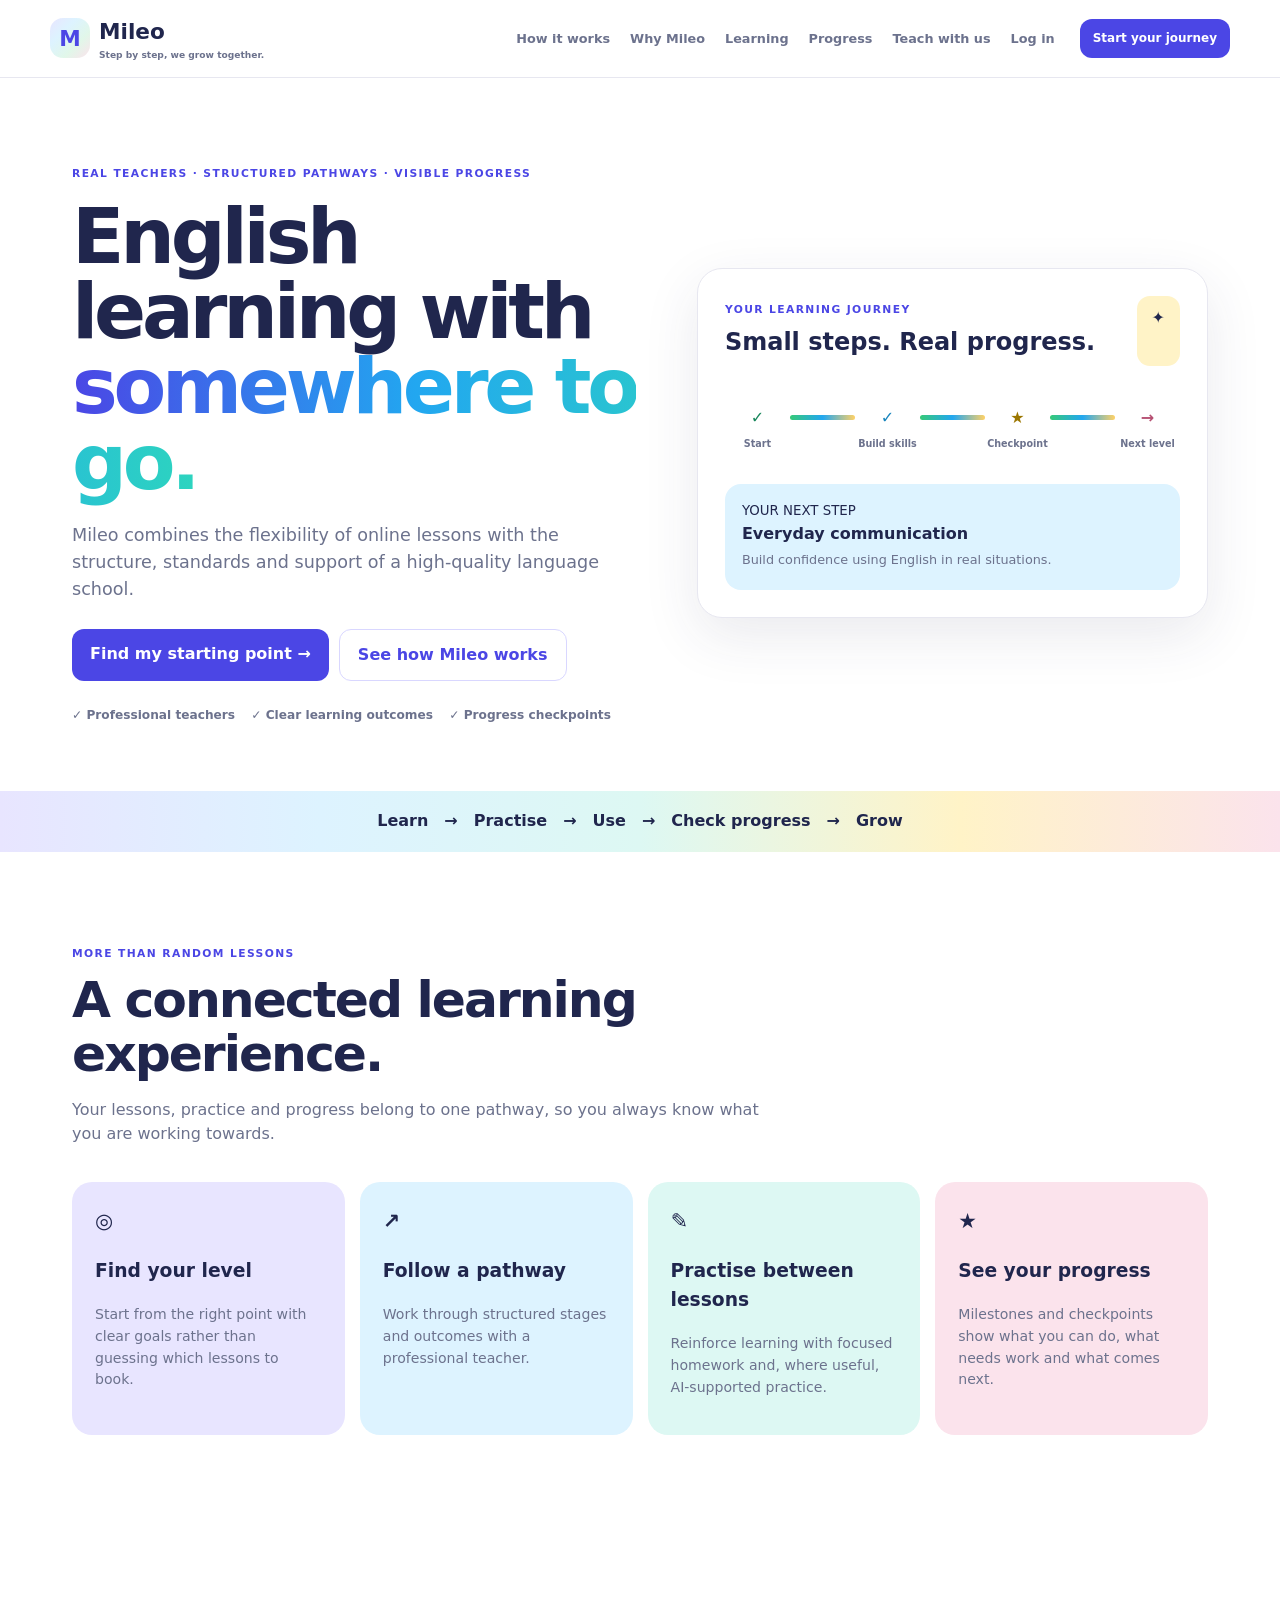
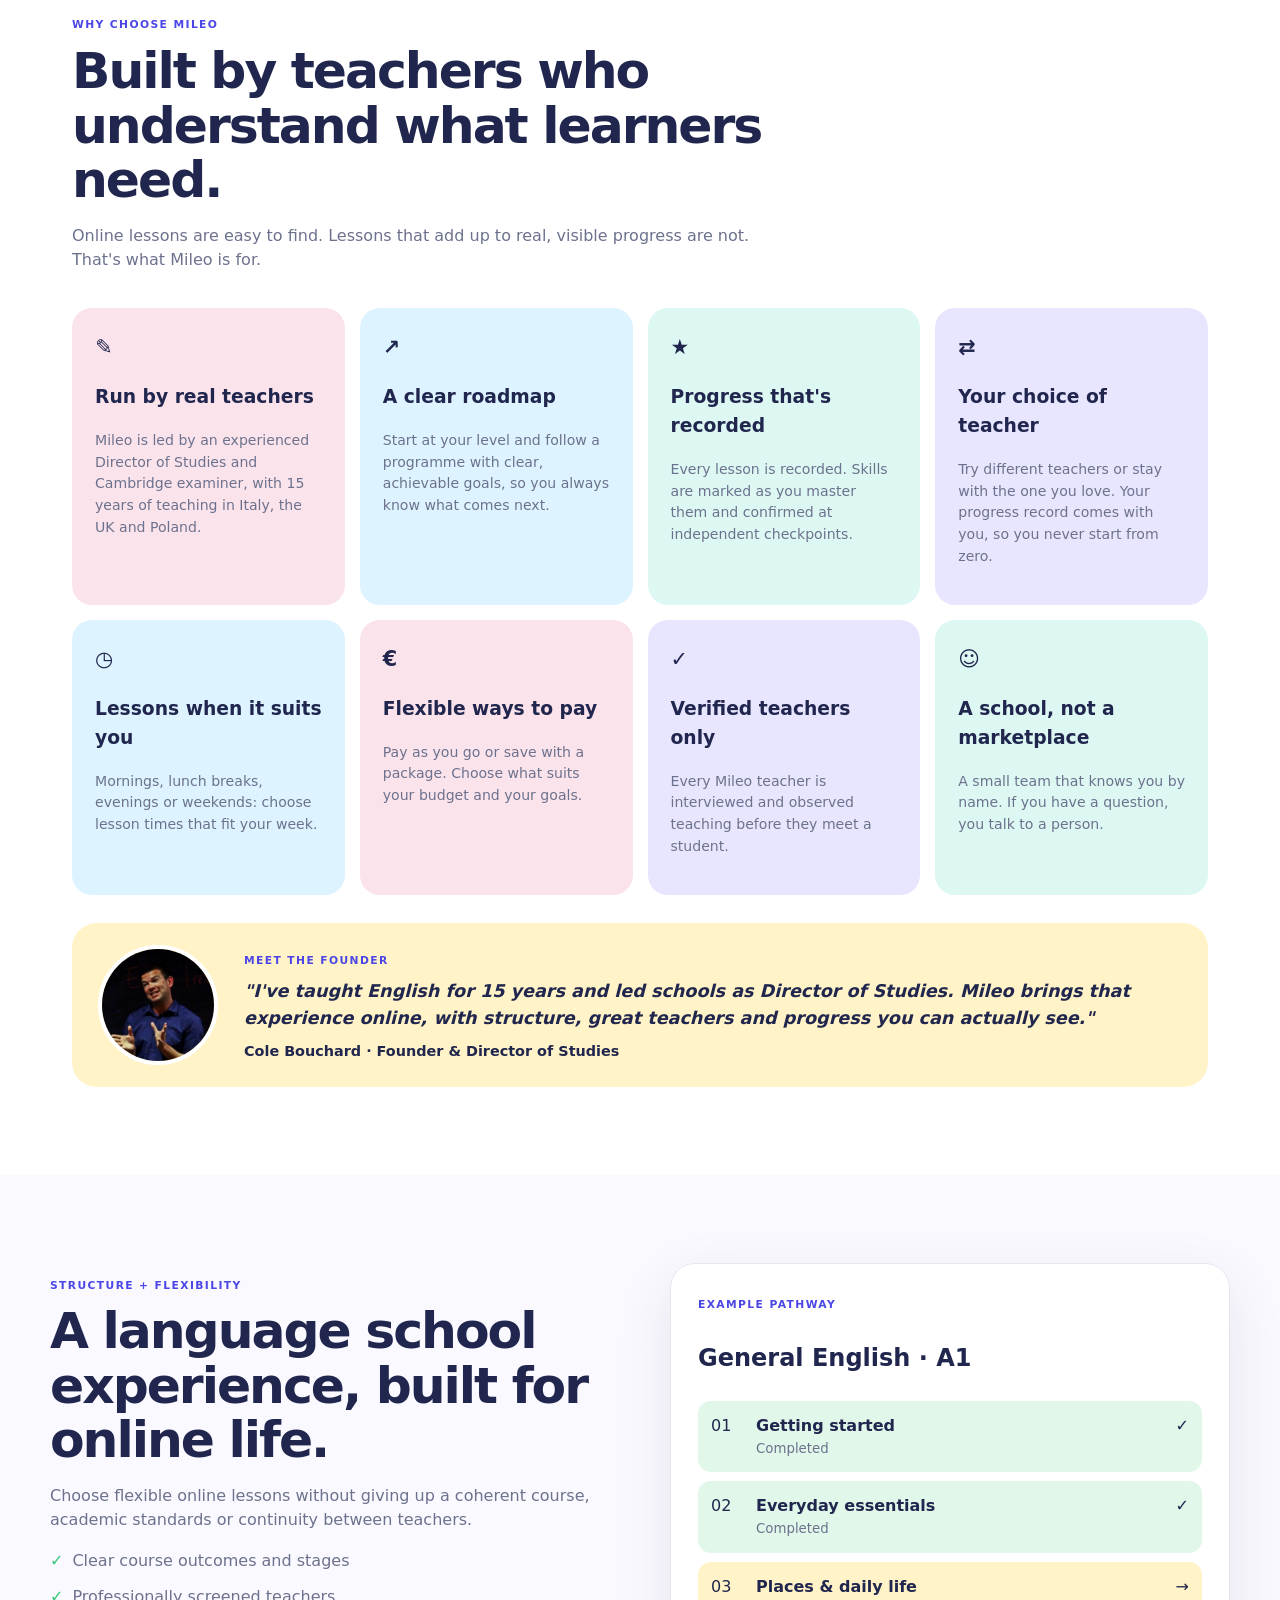
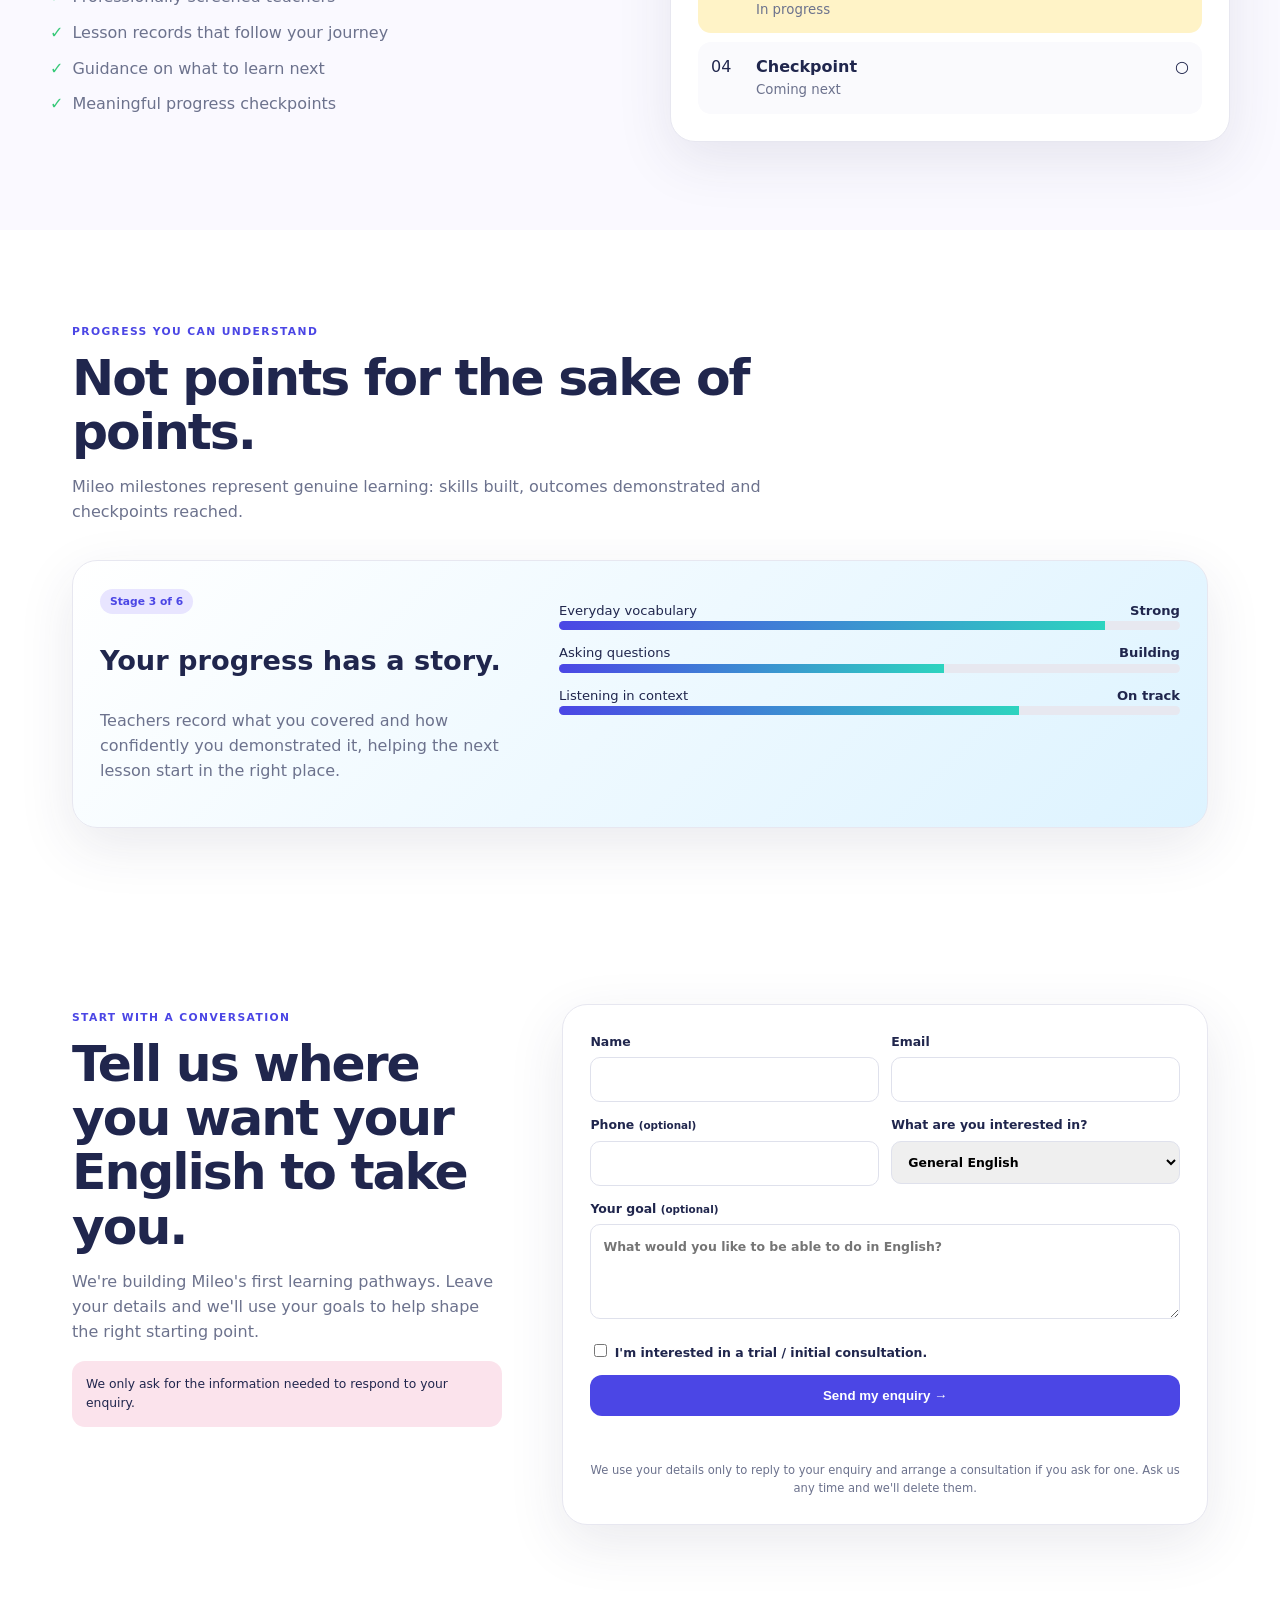
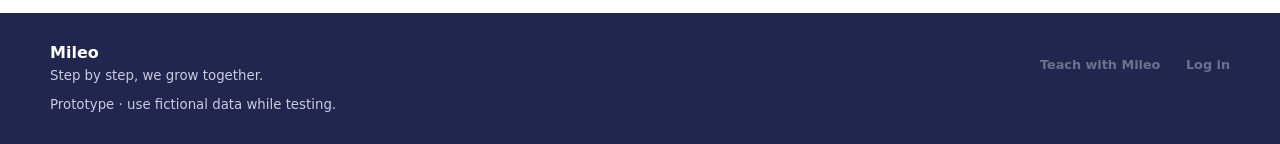
<file: index.html>
<!doctype html>
<html lang="en">
<head>
  <meta charset="utf-8">
  <meta name="viewport" content="width=device-width,initial-scale=1">

  <title>Mileo | Structured online English learning</title>

  <meta name="description"
        content="Flexible online English learning with the structure, standards and support of a high-quality language school.">

  <link rel="stylesheet" href="assets/site.css">
</head>

<body>

<header>

  <a class="brand" href="index.html">
    <b>M</b>
    <span>
      Mileo
      <small>Step by step, we grow together.</small>
    </span>
  </a>

  <nav>
    <a href="#how">How it works</a>
    <a href="#why">Why Mileo</a>
    <a href="#learning">Learning</a>
    <a href="#progress">Progress</a>
    <a href="teachers.html">Teach with us</a>
    <a href="login.html">Log in</a>
  </nav>

  <a class="btn mini" href="#enquire">
    Start your journey
  </a>

</header>


<main>

<section class="hero">

  <div>

    <span class="kicker">
      REAL TEACHERS · STRUCTURED PATHWAYS · VISIBLE PROGRESS
    </span>

    <h1>
      English learning with
      <em>somewhere to go.</em>
    </h1>

    <p class="lead">
      Mileo combines the flexibility of online lessons with the
      structure, standards and support of a high-quality language school.
    </p>

    <div class="actions">

      <a class="btn" href="#enquire">
        Find my starting point →
      </a>

      <a class="btn ghost" href="#how">
        See how Mileo works
      </a>

    </div>

    <div class="trust">
      ✓ Professional teachers　
      ✓ Clear learning outcomes　
      ✓ Progress checkpoints
    </div>

  </div>


  <div class="journey">

    <div class="jhead">

      <div>
        <span class="kicker">YOUR LEARNING JOURNEY</span>
        <h2>Small steps. Real progress.</h2>
      </div>

      <i>✦</i>

    </div>


    <div class="path">

      <div class="node green">
        ✓
        <small>Start</small>
      </div>

      <span></span>

      <div class="node blue">
        ✓
        <small>Build skills</small>
      </div>

      <span></span>

      <div class="node yellow">
        ★
        <small>Checkpoint</small>
      </div>

      <span></span>

      <div class="node pink">
        →
        <small>Next level</small>
      </div>

    </div>


    <div class="next">

      <small>YOUR NEXT STEP</small>

      <strong>
        Everyday communication
      </strong>

      <p>
        Build confidence using English in real situations.
      </p>

    </div>

  </div>

</section>


<div class="strip">
  Learn　→　Practise　→　Use　→　Check progress　→　Grow
</div>


<section id="how" class="section">

  <div class="title">

    <span class="kicker">
      MORE THAN RANDOM LESSONS
    </span>

    <h2>
      A connected learning experience.
    </h2>

    <p>
      Your lessons, practice and progress belong to one pathway,
      so you always know what you are working towards.
    </p>

  </div>


  <div class="cards">

    <article class="lav">

      <b>◎</b>

      <h3>Find your level</h3>

      <p>
        Start from the right point with clear goals rather than
        guessing which lessons to book.
      </p>

    </article>


    <article class="blu">

      <b>↗</b>

      <h3>Follow a pathway</h3>

      <p>
        Work through structured stages and outcomes with a
        professional teacher.
      </p>

    </article>


    <article class="mint">

      <b>✎</b>

      <h3>Practise between lessons</h3>

      <p>
        Reinforce learning with focused homework and,
        where useful, AI-supported practice.
      </p>

    </article>


    <article class="pnk">

      <b>★</b>

      <h3>See your progress</h3>

      <p>
        Milestones and checkpoints show what you can do,
        what needs work and what comes next.
      </p>

    </article>

  </div>

</section>


<section id="why" class="section">

  <div class="title">
    <span class="kicker">
      WHY CHOOSE MILEO
    </span>
    <h2>
      Built by teachers who understand what learners need.
    </h2>
    <p>
      Online lessons are easy to find. Lessons that add up to real,
      visible progress are not. That's what Mileo is for.
    </p>
  </div>

  <div class="cards why-cards">
    <article class="pnk">
      <b>✎</b>
      <h3>Run by real teachers</h3>
      <p>
        Mileo is led by an experienced Director of Studies and Cambridge
        examiner, with 15 years of teaching in Italy, the UK and Poland.
      </p>
    </article>
    <article class="blu">
      <b>↗</b>
      <h3>A clear roadmap</h3>
      <p>
        Start at your level and follow a programme with clear,
        achievable goals, so you always know what comes next.
      </p>
    </article>
    <article class="mint">
      <b>★</b>
      <h3>Progress that's recorded</h3>
      <p>
        Every lesson is recorded. Skills are marked as you master them
        and confirmed at independent checkpoints.
      </p>
    </article>
    <article class="lav">
      <b>⇄</b>
      <h3>Your choice of teacher</h3>
      <p>
        Try different teachers or stay with the one you love. Your
        progress record comes with you, so you never start from zero.
      </p>
    </article>
    <article class="blu">
      <b>◷</b>
      <h3>Lessons when it suits you</h3>
      <p>
        Mornings, lunch breaks, evenings or weekends: choose lesson
        times that fit your week.
      </p>
    </article>
    <article class="pnk">
      <b>€</b>
      <h3>Flexible ways to pay</h3>
      <p>
        Pay as you go or save with a package. Choose what suits your
        budget and your goals.
      </p>
    </article>
    <article class="lav">
      <b>✓</b>
      <h3>Verified teachers only</h3>
      <p>
        Every Mileo teacher is interviewed and observed teaching before
        they meet a student.
      </p>
    </article>
    <article class="mint">
      <b>☺</b>
      <h3>A school, not a marketplace</h3>
      <p>
        A small team that knows you by name. If you have a question,
        you talk to a person.
      </p>
    </article>
  </div>

  <div class="founder-strip">
    <img
      src="assets/img/cole-bouchard.jpg"
      alt="Cole Bouchard, founder of Mileo"
      width="640"
      height="800"
      loading="lazy"
    >
    <div>
      <span class="kicker">MEET THE FOUNDER</span>
      <p class="founder-line">
        "I've taught English for 15 years and led schools as Director of
        Studies. Mileo brings that experience online, with structure,
        great teachers and progress you can actually see."
      </p>
      <p class="founder-sign">
        Cole Bouchard · Founder &amp; Director of Studies
      </p>
    </div>
  </div>

</section>


<section id="learning" class="wide">

  <div class="split">

    <div>

      <span class="kicker">
        STRUCTURE + FLEXIBILITY
      </span>

      <h2>
        A language school experience, built for online life.
      </h2>

      <p>
        Choose flexible online lessons without giving up a coherent
        course, academic standards or continuity between teachers.
      </p>

      <ul>
        <li>Clear course outcomes and stages</li>
        <li>Professionally screened teachers</li>
        <li>Lesson records that follow your journey</li>
        <li>Guidance on what to learn next</li>
        <li>Meaningful progress checkpoints</li>
      </ul>

    </div>


    <div class="course">

      <span class="kicker">
        EXAMPLE PATHWAY
      </span>

      <h3>
        General English · A1
      </h3>


      <div class="unit done">
        01
        <strong>
          Getting started
          <small>Completed</small>
        </strong>
        ✓
      </div>


      <div class="unit done">
        02
        <strong>
          Everyday essentials
          <small>Completed</small>
        </strong>
        ✓
      </div>


      <div class="unit active">
        03
        <strong>
          Places &amp; daily life
          <small>In progress</small>
        </strong>
        →
      </div>


      <div class="unit">
        04
        <strong>
          Checkpoint
          <small>Coming next</small>
        </strong>
        ○
      </div>

    </div>

  </div>

</section>


<section id="progress" class="section">

  <div class="title">

    <span class="kicker">
      PROGRESS YOU CAN UNDERSTAND
    </span>

    <h2>
      Not points for the sake of points.
    </h2>

    <p>
      Mileo milestones represent genuine learning:
      skills built, outcomes demonstrated and checkpoints reached.
    </p>

  </div>


  <div class="progress">

    <div>

      <span class="tag">
        Stage 3 of 6
      </span>

      <h3>
        Your progress has a story.
      </h3>

      <p>
        Teachers record what you covered and how confidently you
        demonstrated it, helping the next lesson start in the right place.
      </p>

    </div>


    <div class="skills">

      <label>
        Everyday vocabulary
        <b>Strong</b>
        <i><u style="width:88%"></u></i>
      </label>

      <label>
        Asking questions
        <b>Building</b>
        <i><u style="width:62%"></u></i>
      </label>

      <label>
        Listening in context
        <b>On track</b>
        <i><u style="width:74%"></u></i>
      </label>

    </div>

  </div>

</section>


<section id="enquire" class="section enquiry">

  <div>

    <span class="kicker">
      START WITH A CONVERSATION
    </span>

    <h2>
      Tell us where you want your English to take you.
    </h2>

    <p>
      We're building Mileo's first learning pathways.
      Leave your details and we'll use your goals to help
      shape the right starting point.
    </p>

    <aside>
      We only ask for the information needed to respond to your enquiry.
    </aside>

  </div>


  <form id="enquiryForm">

    <div class="two">

      <label>
        Name
        <input name="name" required>
      </label>

      <label>
        Email
        <input name="email" type="email" required>
      </label>

    </div>


    <div class="two">

      <label>
        Phone <small>(optional)</small>
        <input name="phone">
      </label>


      <label>
        What are you interested in?

        <select name="course">
          <option>General English</option>
          <option>Conversation &amp; confidence</option>
          <option>Business English</option>
          <option>Exam preparation</option>
          <option>Not sure yet</option>
        </select>

      </label>

    </div>


    <label>

      Your goal <small>(optional)</small>

      <textarea
        name="notes"
        placeholder="What would you like to be able to do in English?"
      ></textarea>

    </label>


    <label class="check">

      <input
        type="checkbox"
        name="trialRequested"
        value="Yes"
      >

      I'm interested in a trial / initial consultation.

    </label>


    <button class="btn submit" type="submit">
      Send my enquiry →
    </button>


    <p id="formStatus" role="status" aria-live="polite"></p>

    <p class="privacy-note">
      We use your details only to reply to your enquiry and arrange a
      consultation if you ask for one. Ask us any time and we'll delete them.
    </p>

  </form>

</section>

</main>


<footer>

  <div>

    <strong>Mileo</strong>

    <small>
      Step by step, we grow together.
    </small>

  </div>


  <div>

    <a href="teachers.html">
      Teach with Mileo
    </a>

    　

    <a href="login.html">
      Log in
    </a>

  </div>


  <small>
    Prototype · use fictional data while testing.
  </small>

</footer>


<script src="assets/site.js"></script>

</body>
</html>
</file>
<file: assets/site.css>
:root{--navy:#20264d;--ind:#4b46e5;--blue:#22a7f0;--aqua:#2dd4bf;--green:#36c978;--yellow:#ffd166;--coral:#ff6b63;--pink:#f6c6d8;--lav:#e8e5ff;--pblue:#ddf3ff;--paqua:#ddf8f3;--pgreen:#e1f7e9;--pyellow:#fff3c7;--ppink:#fbe3ec;--muted:#6c728d;--border:#e7e7f0;--shadow:0 18px 55px rgba(45,45,90,.1)}*{box-sizing:border-box}html{scroll-behavior:smooth}body{margin:0;font-family:Inter,system-ui,-apple-system,"Segoe UI",sans-serif;color:var(--navy);line-height:1.55}a{color:inherit}header{height:78px;display:flex;align-items:center;gap:25px;padding:0 max(22px,calc((100vw - 1180px)/2));position:sticky;top:0;z-index:10;background:#fffffff2;backdrop-filter:blur(12px);border-bottom:1px solid var(--border)}.brand{display:flex;align-items:center;gap:9px;text-decoration:none;font-size:1.35rem;font-weight:900}.brand>b{display:grid;place-items:center;width:40px;height:40px;border-radius:13px;background:linear-gradient(135deg,var(--lav),var(--pblue),var(--pgreen),var(--ppink));color:var(--ind)}.brand small{display:block;font-size:.57rem;color:var(--muted)}nav{display:flex;gap:20px;margin-left:auto}nav a,footer a{text-decoration:none;font-size:.8rem;font-weight:800;color:var(--muted)}.btn{display:inline-flex;justify-content:center;text-decoration:none;border:0;border-radius:12px;background:var(--ind);color:#fff;padding:13px 18px;font-weight:900;cursor:pointer}.mini{padding:10px 13px;font-size:.75rem}.ghost{background:#fff;color:var(--ind);border:1px solid #d9d7ff}.hero{max-width:1180px;margin:auto;padding:82px 22px 66px;display:grid;grid-template-columns:1.05fr .95fr;gap:60px;align-items:center}.kicker{font-size:.67rem;letter-spacing:.13em;font-weight:900;color:var(--ind)}h1{font-size:clamp(2.8rem,6vw,5rem);line-height:.98;letter-spacing:-.055em;margin:14px 0 22px}h1 em{font-style:normal;background:linear-gradient(90deg,var(--ind),var(--blue),var(--aqua));-webkit-background-clip:text;color:transparent}.lead,.title p,.wide p,.enquiry>div>p,.progress p{color:var(--muted)}.lead{font-size:1.1rem}.actions{display:flex;gap:10px;margin:25px 0}.trust{font-size:.76rem;font-weight:800;color:var(--muted)}.journey,.course,.progress,form{border:1px solid var(--border);border-radius:25px;padding:27px;box-shadow:var(--shadow);background:#fff}.jhead{display:flex;justify-content:space-between}.jhead h2{margin:4px 0}.jhead i{font-style:normal;background:var(--pyellow);padding:10px 15px;border-radius:13px}.path{display:flex;align-items:flex-start;margin:32px 0}.node{width:65px;text-align:center;font-weight:900}.node small{display:block;font-size:.6rem;color:var(--muted);margin-top:7px}.node{padding-top:8px}.node.green{color:#16865a}.node.blue{color:#1684bc}.node.yellow{color:#9b7600}.node.pink{color:#b65072}.path>span{height:5px;flex:1;background:linear-gradient(90deg,var(--green),var(--blue),var(--yellow));margin-top:17px;border-radius:8px}.next{background:var(--pblue);border-radius:16px;padding:17px}.next strong,.next small{display:block}.next p{margin:3px 0;color:var(--muted);font-size:.8rem}.strip{text-align:center;padding:18px;background:linear-gradient(90deg,var(--lav),var(--pblue),var(--paqua),var(--pyellow),var(--ppink));font-weight:900}.section{max-width:1180px;margin:auto;padding:88px 22px}.title{max-width:700px;margin-bottom:35px}.title h2,.wide h2,.enquiry h2{font-size:clamp(2rem,4vw,3.15rem);line-height:1.08;letter-spacing:-.04em;margin:8px 0 12px}.cards{display:grid;grid-template-columns:repeat(4,1fr);gap:15px}.cards article{border-radius:20px;padding:23px;min-height:215px}.cards article>b{font-size:1.3rem}.cards p{font-size:.88rem;color:var(--muted)}.lav{background:var(--lav)}.blu{background:var(--pblue)}.mint{background:var(--paqua)}.pnk{background:var(--ppink)}.wide{background:#faf9ff;padding:88px 22px}.split{max-width:1180px;margin:auto;display:grid;grid-template-columns:1fr 1fr;gap:60px;align-items:center}.split ul{list-style:none;padding:0}.split li{margin:11px 0;color:var(--muted)}.split li:before{content:"✓";color:var(--green);font-weight:900;margin-right:9px}.course h3{font-size:1.5rem}.unit{display:grid;grid-template-columns:35px 1fr auto;gap:10px;padding:13px;margin-top:9px;border-radius:13px;background:#fafafd}.unit strong small{display:block;color:var(--muted);font-weight:500}.unit.done{background:var(--pgreen)}.unit.active{background:var(--pyellow)}.progress{display:grid;grid-template-columns:.8fr 1.2fr;gap:45px;background:linear-gradient(135deg,#fff,var(--pblue))}.tag{background:var(--lav);padding:6px 10px;border-radius:999px;font-size:.67rem;font-weight:900;color:var(--ind)}.progress h3{font-size:1.7rem}.skills label{display:grid;grid-template-columns:1fr auto;margin:13px 0;font-size:.82rem}.skills i{grid-column:1/-1;height:9px;background:#e7e8f0;border-radius:9px;overflow:hidden}.skills u{display:block;height:100%;background:linear-gradient(90deg,var(--ind),var(--aqua));text-decoration:none}.enquiry{display:grid;grid-template-columns:.8fr 1.2fr;gap:60px}.enquiry aside{background:var(--ppink);padding:14px;border-radius:13px;font-size:.77rem}.two{display:grid;grid-template-columns:1fr 1fr;gap:12px}form label{display:block;font-size:.78rem;font-weight:900;margin-bottom:13px}input,select,textarea{width:100%;margin-top:6px;padding:12px;border:1px solid #dfe1ec;border-radius:10px;font:inherit}textarea{min-height:95px;resize:vertical}.check{font-weight:600!important}.check input{width:auto}.submit{width:100%}#formStatus{text-align:center;font-size:.8rem;min-height:20px}.ok{color:#16865a}.bad{color:#b64943}footer{background:var(--navy);color:white;padding:28px max(22px,calc((100vw - 1180px)/2));display:grid;grid-template-columns:1fr auto;gap:8px;align-items:center}footer small{display:block;color:#c9cbe0}@media(max-width:900px){nav{display:none}.hero,.split,.progress,.enquiry{grid-template-columns:1fr}.cards{grid-template-columns:1fr 1fr}header>.btn{margin-left:auto}}@media(max-width:600px){.cards,.two{grid-template-columns:1fr}.hero{padding-top:50px}.actions{flex-direction:column}.section,.wide{padding:62px 18px}footer{grid-template-columns:1fr}}
.privacy-note{text-align:center;font-size:.72rem;color:var(--muted);margin:6px 0 0}
.why-cards article{min-height:0}.founder-strip{margin-top:28px;display:flex;gap:26px;align-items:center;background:var(--pyellow);border-radius:25px;padding:22px 26px}.founder-strip img{width:120px;height:120px;object-fit:cover;object-position:center 22%;border-radius:50%;flex-shrink:0;border:4px solid #fff}.founder-line{margin:6px 0 8px;font-size:1.1rem;font-weight:700;font-style:italic}.founder-sign{margin:0;font-weight:900;font-size:.9rem}@media(max-width:600px){.founder-strip{flex-direction:column;text-align:center}}
</file>
